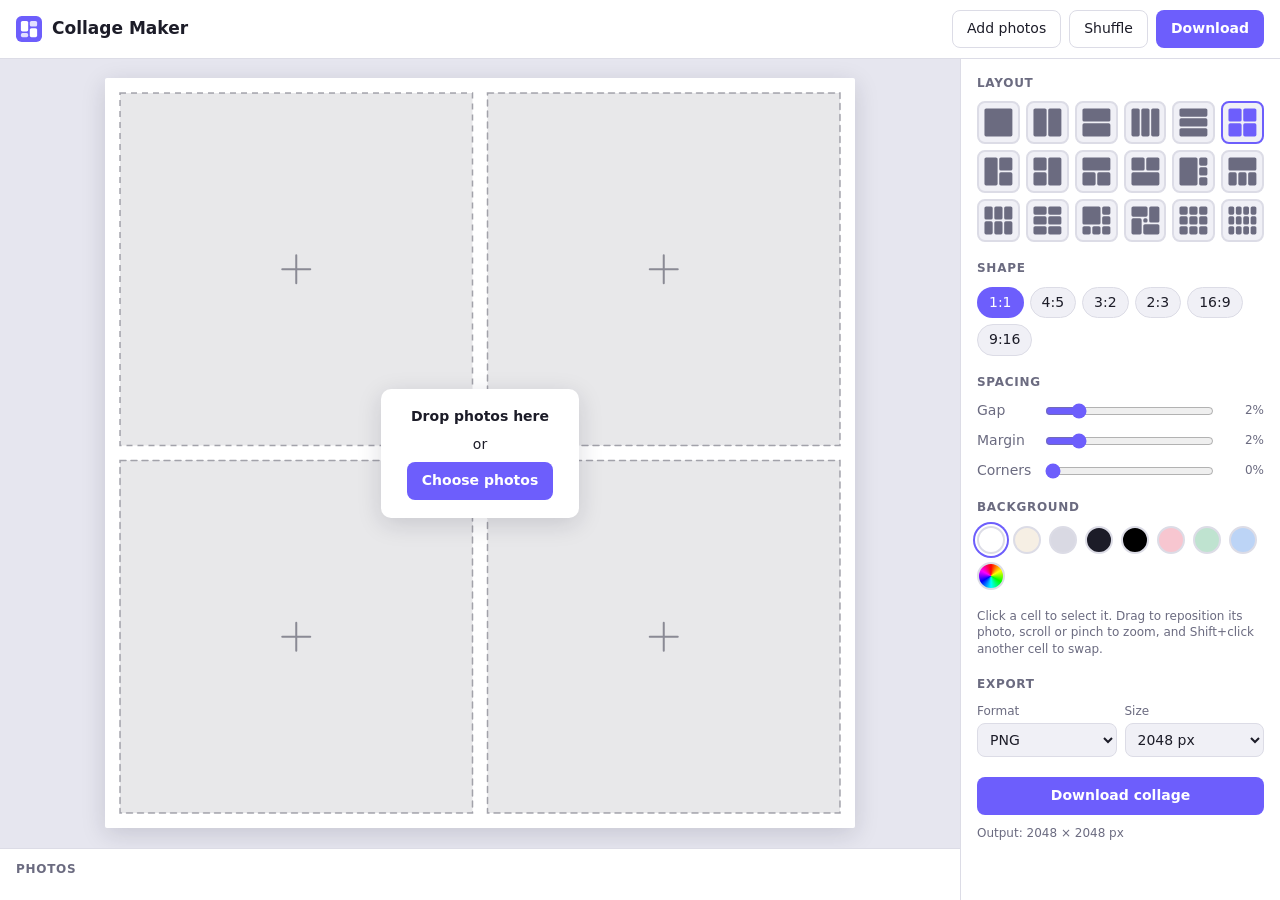
<file: index.html>
<!doctype html>
<html lang="en">
<head>
  <meta charset="utf-8">
  <meta name="viewport" content="width=device-width, initial-scale=1">
  <title>Collage Maker</title>
  <meta name="description" content="Make photo collages in your browser. Pick a layout, drop in photos, adjust, and download.">
  <link rel="icon" href="data:image/svg+xml,%3Csvg xmlns='http://www.w3.org/2000/svg' viewBox='0 0 32 32'%3E%3Crect width='32' height='32' rx='7' fill='%236d5efc'/%3E%3Crect x='6' y='6' width='9' height='13' rx='2' fill='%23fff'/%3E%3Crect x='17' y='6' width='9' height='7' rx='2' fill='%23fff' opacity='.8'/%3E%3Crect x='17' y='15' width='9' height='11' rx='2' fill='%23fff'/%3E%3Crect x='6' y='21' width='9' height='5' rx='2' fill='%23fff' opacity='.8'/%3E%3C/svg%3E">
  <link rel="stylesheet" href="style.css">
</head>
<body>
  <header class="topbar">
    <h1 class="brand">
      <svg viewBox="0 0 32 32" width="26" height="26" aria-hidden="true"><rect width="32" height="32" rx="7" fill="currentColor"/><rect x="6" y="6" width="9" height="13" rx="2" fill="#fff"/><rect x="17" y="6" width="9" height="7" rx="2" fill="#fff" opacity=".8"/><rect x="17" y="15" width="9" height="11" rx="2" fill="#fff"/><rect x="6" y="21" width="9" height="5" rx="2" fill="#fff" opacity=".8"/></svg>
      Collage Maker
    </h1>
    <div class="topbar-actions">
      <button type="button" class="btn" id="addBtn">Add photos</button>
      <button type="button" class="btn" id="shuffleBtn" title="Randomly rearrange photos">Shuffle</button>
      <button type="button" class="btn primary" id="downloadBtn">Download</button>
    </div>
  </header>

  <main class="app">
    <div class="workspace">
      <section class="stage" id="stage" aria-label="Collage preview">
        <canvas id="canvas" tabindex="0" aria-label="Collage canvas. Click a cell to select it, drag to reposition the photo, scroll to zoom."></canvas>
        <div class="empty-card" id="emptyCard">
          <strong>Drop photos here</strong>
          <span>or</span>
          <button type="button" class="btn primary" id="emptyAddBtn">Choose photos</button>
        </div>
      </section>

      <section class="tray" aria-label="Photo library">
        <div class="tray-head">
          <h2>Photos <span id="photoCount" class="muted"></span></h2>
          <button type="button" class="link" id="clearAllBtn" hidden>Remove all</button>
        </div>
        <div class="tray-list" id="trayList"></div>
        <p class="muted small" id="trayHint">Click a photo to put it in the selected cell, or drag it onto the collage.</p>
      </section>
    </div>

    <aside class="panel" aria-label="Collage settings">
      <section class="group">
        <h2>Layout</h2>
        <div class="layouts" id="layouts" role="radiogroup" aria-label="Layout"></div>
      </section>

      <section class="group">
        <h2>Shape</h2>
        <div class="chips" id="ratios" role="radiogroup" aria-label="Aspect ratio"></div>
      </section>

      <section class="group">
        <h2>Spacing</h2>
        <label class="slider"><span>Gap</span><input type="range" id="gap" min="0" max="12" step="0.25"><output id="gapOut"></output></label>
        <label class="slider"><span>Margin</span><input type="range" id="margin" min="0" max="12" step="0.25"><output id="marginOut"></output></label>
        <label class="slider"><span>Corners</span><input type="range" id="radius" min="0" max="100" step="1"><output id="radiusOut"></output></label>
      </section>

      <section class="group">
        <h2>Background</h2>
        <div class="swatches" id="swatches"></div>
      </section>

      <section class="group cell-panel" id="cellPanel" hidden>
        <h2>Selected cell</h2>
        <label class="slider"><span>Zoom</span><input type="range" id="zoom" min="100" max="500" step="1"><output id="zoomOut"></output></label>
        <div class="row">
          <button type="button" class="btn small" id="resetCellBtn">Reset position</button>
          <button type="button" class="btn small" id="replaceBtn">Replace…</button>
          <button type="button" class="btn small" id="swapBtn" aria-pressed="false">Swap with…</button>
          <button type="button" class="btn small danger" id="clearCellBtn">Empty cell</button>
        </div>
      </section>
      <p class="muted small" id="cellHint">Click a cell to select it. Drag to reposition its photo, scroll or pinch to zoom, and Shift+click another cell to swap.</p>

      <section class="group">
        <h2>Export</h2>
        <div class="row">
          <label class="select"><span>Format</span>
            <select id="format"><option value="image/png">PNG</option><option value="image/jpeg">JPEG</option></select>
          </label>
          <label class="select"><span>Size</span>
            <select id="size">
              <option value="1080">1080 px</option>
              <option value="2048" selected>2048 px</option>
              <option value="3000">3000 px</option>
              <option value="4096">4096 px</option>
            </select>
          </label>
        </div>
        <button type="button" class="btn primary wide" id="downloadBtn2">Download collage</button>
        <p class="muted small" id="sizeInfo"></p>
      </section>
    </aside>
  </main>

  <input type="file" id="fileInput" accept="image/*" multiple hidden>
  <input type="file" id="cellFileInput" accept="image/*" hidden>
  <div class="toast" id="toast" role="status" aria-live="polite"></div>
  <div class="drop-overlay" id="dropOverlay">Drop photos to add them</div>

  <script src="app.js"></script>
</body>
</html>
</file>
<file: style.css>
:root {
  --bg: #f4f4f8;
  --surface: #ffffff;
  --surface-2: #f0f0f6;
  --text: #1c1c28;
  --muted: #6b6b80;
  --border: #dcdce6;
  --accent: #6d5efc;
  --accent-text: #ffffff;
  --danger: #d6336c;
  --stage-bg: #e6e6ef;
  --radius: 10px;
  --shadow: 0 6px 24px rgba(20, 20, 50, .15);
}

@media (prefers-color-scheme: dark) {
  :root {
    --bg: #14141c;
    --surface: #1d1d29;
    --surface-2: #272736;
    --text: #ececf4;
    --muted: #9b9bb2;
    --border: #34344a;
    --accent: #8b7fff;
    --accent-text: #12121a;
    --danger: #ff6b9a;
    --stage-bg: #101017;
    --shadow: 0 6px 24px rgba(0, 0, 0, .5);
  }
}

* { box-sizing: border-box; }

html, body { height: 100%; }

body {
  margin: 0;
  background: var(--bg);
  color: var(--text);
  font: 14px/1.4 system-ui, -apple-system, "Segoe UI", Roboto, sans-serif;
  display: flex;
  flex-direction: column;
  min-height: 100vh;
}

h1, h2, p { margin: 0; }
h2 { font-size: 12px; text-transform: uppercase; letter-spacing: .06em; color: var(--muted); font-weight: 600; }

.muted { color: var(--muted); }
.small { font-size: 12px; }

.topbar {
  display: flex;
  align-items: center;
  justify-content: space-between;
  gap: 12px;
  padding: 10px 16px;
  background: var(--surface);
  border-bottom: 1px solid var(--border);
}

.brand { display: flex; align-items: center; gap: 10px; font-size: 17px; font-weight: 700; }
.brand svg { color: var(--accent); }

.topbar-actions { display: flex; gap: 8px; flex-wrap: wrap; }

.btn {
  font: inherit;
  padding: 8px 14px;
  border-radius: 8px;
  border: 1px solid var(--border);
  background: var(--surface);
  color: var(--text);
  cursor: pointer;
}
.btn:hover { background: var(--surface-2); }
.btn.primary { background: var(--accent); color: var(--accent-text); border-color: transparent; font-weight: 600; }
.btn.primary:hover { filter: brightness(1.08); }
.btn.small { padding: 5px 10px; font-size: 13px; }
.btn.danger { color: var(--danger); }
.btn.wide { width: 100%; margin-top: 10px; }
.btn[aria-pressed="true"] { background: var(--accent); color: var(--accent-text); border-color: transparent; }
.btn:disabled { opacity: .5; cursor: not-allowed; }

:focus-visible { outline: 2px solid var(--accent); outline-offset: 2px; }

.link { background: none; border: 0; color: var(--accent); cursor: pointer; font: inherit; padding: 0; }
.link:hover { text-decoration: underline; }

.app {
  flex: 1;
  display: grid;
  grid-template-columns: minmax(0, 1fr) 320px;
  min-height: 0;
}

.workspace { display: flex; flex-direction: column; min-width: 0; min-height: 0; }

.stage {
  position: relative;
  flex: 1;
  min-height: 320px;
  background: var(--stage-bg);
  display: flex;
  align-items: center;
  justify-content: center;
  padding: 20px;
  overflow: hidden;
}

#canvas {
  display: block;
  box-shadow: var(--shadow);
  border-radius: 2px;
  touch-action: none;
  cursor: default;
  outline-offset: 4px;
}

.empty-card {
  position: absolute;
  inset: 0;
  margin: auto;
  width: max-content;
  height: max-content;
  display: flex;
  flex-direction: column;
  align-items: center;
  gap: 8px;
  padding: 18px 26px;
  background: var(--surface);
  border-radius: var(--radius);
  box-shadow: var(--shadow);
  text-align: center;
}
.empty-card[hidden] { display: none; }

.tray { padding: 12px 16px 14px; background: var(--surface); border-top: 1px solid var(--border); }
.tray-head { display: flex; justify-content: space-between; align-items: baseline; margin-bottom: 8px; }
.tray-list { display: flex; gap: 8px; overflow-x: auto; padding: 2px 2px 8px; min-height: 12px; }
.tray-list:empty { display: none; }

.thumb {
  position: relative;
  flex: none;
  width: 72px;
  height: 72px;
  border-radius: 8px;
  overflow: hidden;
  border: 2px solid transparent;
  cursor: pointer;
  background: var(--surface-2);
  padding: 0;
}
.thumb img { width: 100%; height: 100%; object-fit: cover; display: block; pointer-events: none; }
.thumb.used { border-color: var(--accent); }
.thumb .x {
  position: absolute; top: 3px; right: 3px;
  width: 20px; height: 20px; border-radius: 50%;
  border: 0; background: rgba(0, 0, 0, .65); color: #fff;
  font-size: 13px; line-height: 20px; padding: 0; cursor: pointer;
  opacity: 0;
}
.thumb:hover .x, .thumb:focus-within .x, .thumb .x:focus-visible { opacity: 1; }
@media (hover: none) { .thumb .x { opacity: 1; } }

.panel {
  background: var(--surface);
  border-left: 1px solid var(--border);
  padding: 16px;
  overflow-y: auto;
  display: flex;
  flex-direction: column;
  gap: 18px;
}

.group { display: flex; flex-direction: column; gap: 10px; }
.group[hidden] { display: none; }

.layouts { display: grid; grid-template-columns: repeat(6, 1fr); gap: 6px; }
.layout-btn {
  aspect-ratio: 1;
  padding: 3px;
  border: 2px solid var(--border);
  border-radius: 8px;
  background: var(--surface-2);
  cursor: pointer;
  color: var(--muted);
}
.layout-btn svg { width: 100%; height: 100%; display: block; }
.layout-btn:hover { border-color: var(--muted); }
.layout-btn[aria-checked="true"] { border-color: var(--accent); color: var(--accent); }

.chips { display: flex; flex-wrap: wrap; gap: 6px; }
.chip {
  font: inherit; padding: 5px 11px; border-radius: 999px;
  border: 1px solid var(--border); background: var(--surface-2); color: var(--text); cursor: pointer;
}
.chip[aria-checked="true"] { background: var(--accent); color: var(--accent-text); border-color: transparent; }

.slider { display: grid; grid-template-columns: 58px 1fr 44px; align-items: center; gap: 8px; }
.slider span { color: var(--muted); }
.slider output { text-align: right; font-variant-numeric: tabular-nums; color: var(--muted); font-size: 12px; }
input[type="range"] { width: 100%; accent-color: var(--accent); }

.swatches { display: flex; flex-wrap: wrap; gap: 8px; align-items: center; }
.swatch {
  width: 28px; height: 28px; border-radius: 50%;
  border: 2px solid var(--border); cursor: pointer; padding: 0;
}
.swatch[aria-checked="true"] { box-shadow: 0 0 0 2px var(--surface), 0 0 0 4px var(--accent); }
.swatch-custom { position: relative; overflow: hidden; background: conic-gradient(red, yellow, lime, cyan, blue, magenta, red); }
.swatch-custom input { position: absolute; inset: -6px; width: 44px; height: 44px; opacity: 0; cursor: pointer; }

.row { display: flex; flex-wrap: wrap; gap: 8px; }
.select { display: flex; flex-direction: column; gap: 4px; flex: 1; color: var(--muted); font-size: 12px; }
.select select {
  font: inherit; font-size: 14px; padding: 7px 8px; border-radius: 8px;
  border: 1px solid var(--border); background: var(--surface-2); color: var(--text);
}

.toast {
  position: fixed; left: 50%; bottom: 24px; transform: translate(-50%, 20px);
  background: var(--text); color: var(--bg);
  padding: 9px 16px; border-radius: 8px; box-shadow: var(--shadow);
  opacity: 0; pointer-events: none; transition: opacity .2s, transform .2s;
  max-width: calc(100vw - 32px); z-index: 20;
}
.toast.show { opacity: 1; transform: translate(-50%, 0); }

.drop-overlay {
  position: fixed; inset: 0; z-index: 30;
  display: none; align-items: center; justify-content: center;
  background: color-mix(in srgb, var(--accent) 80%, transparent);
  color: #fff; font-size: 22px; font-weight: 700;
  border: 4px dashed #fff; pointer-events: none;
}
.drop-overlay.show { display: flex; }

@media (max-width: 860px) {
  body { min-height: 0; }
  .app { grid-template-columns: 1fr; }
  .panel { border-left: 0; border-top: 1px solid var(--border); }
  .stage { min-height: 52vh; padding: 12px; }
  .layouts { grid-template-columns: repeat(5, 1fr); }
}
</file>
